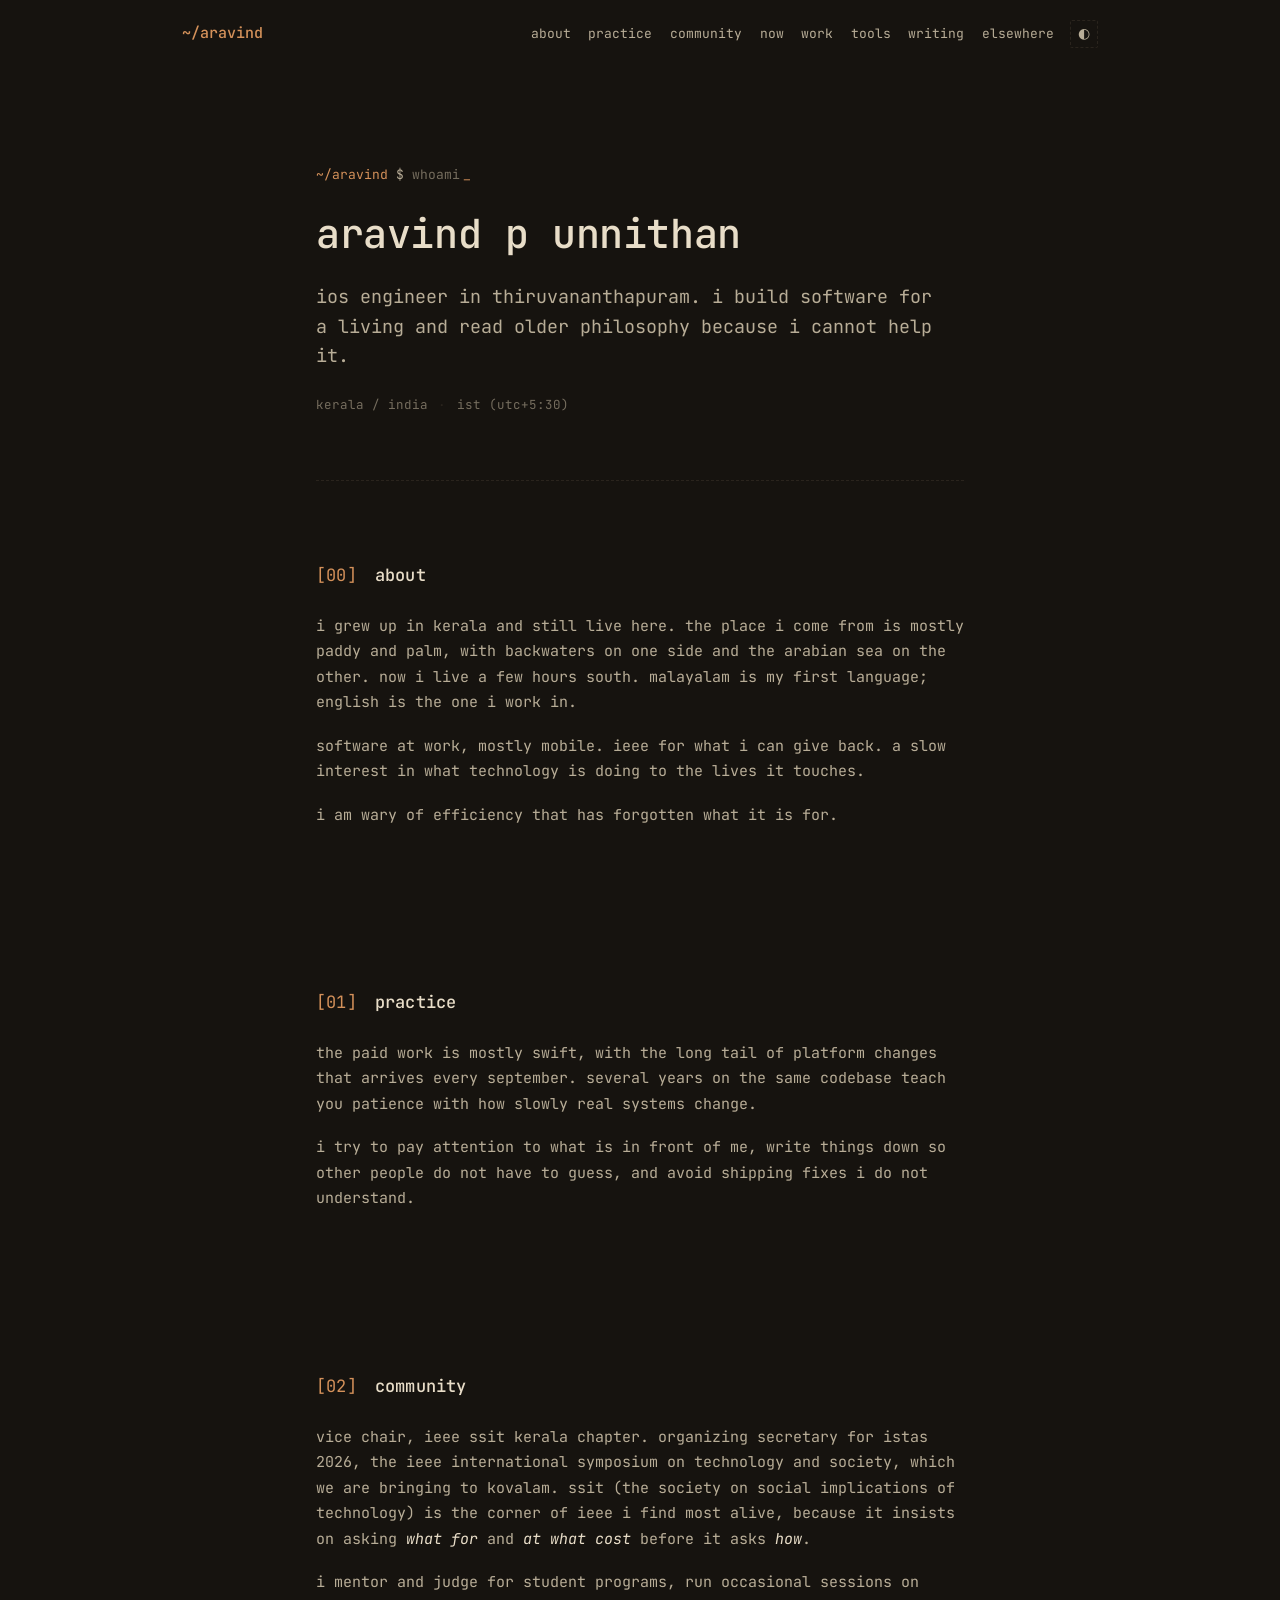
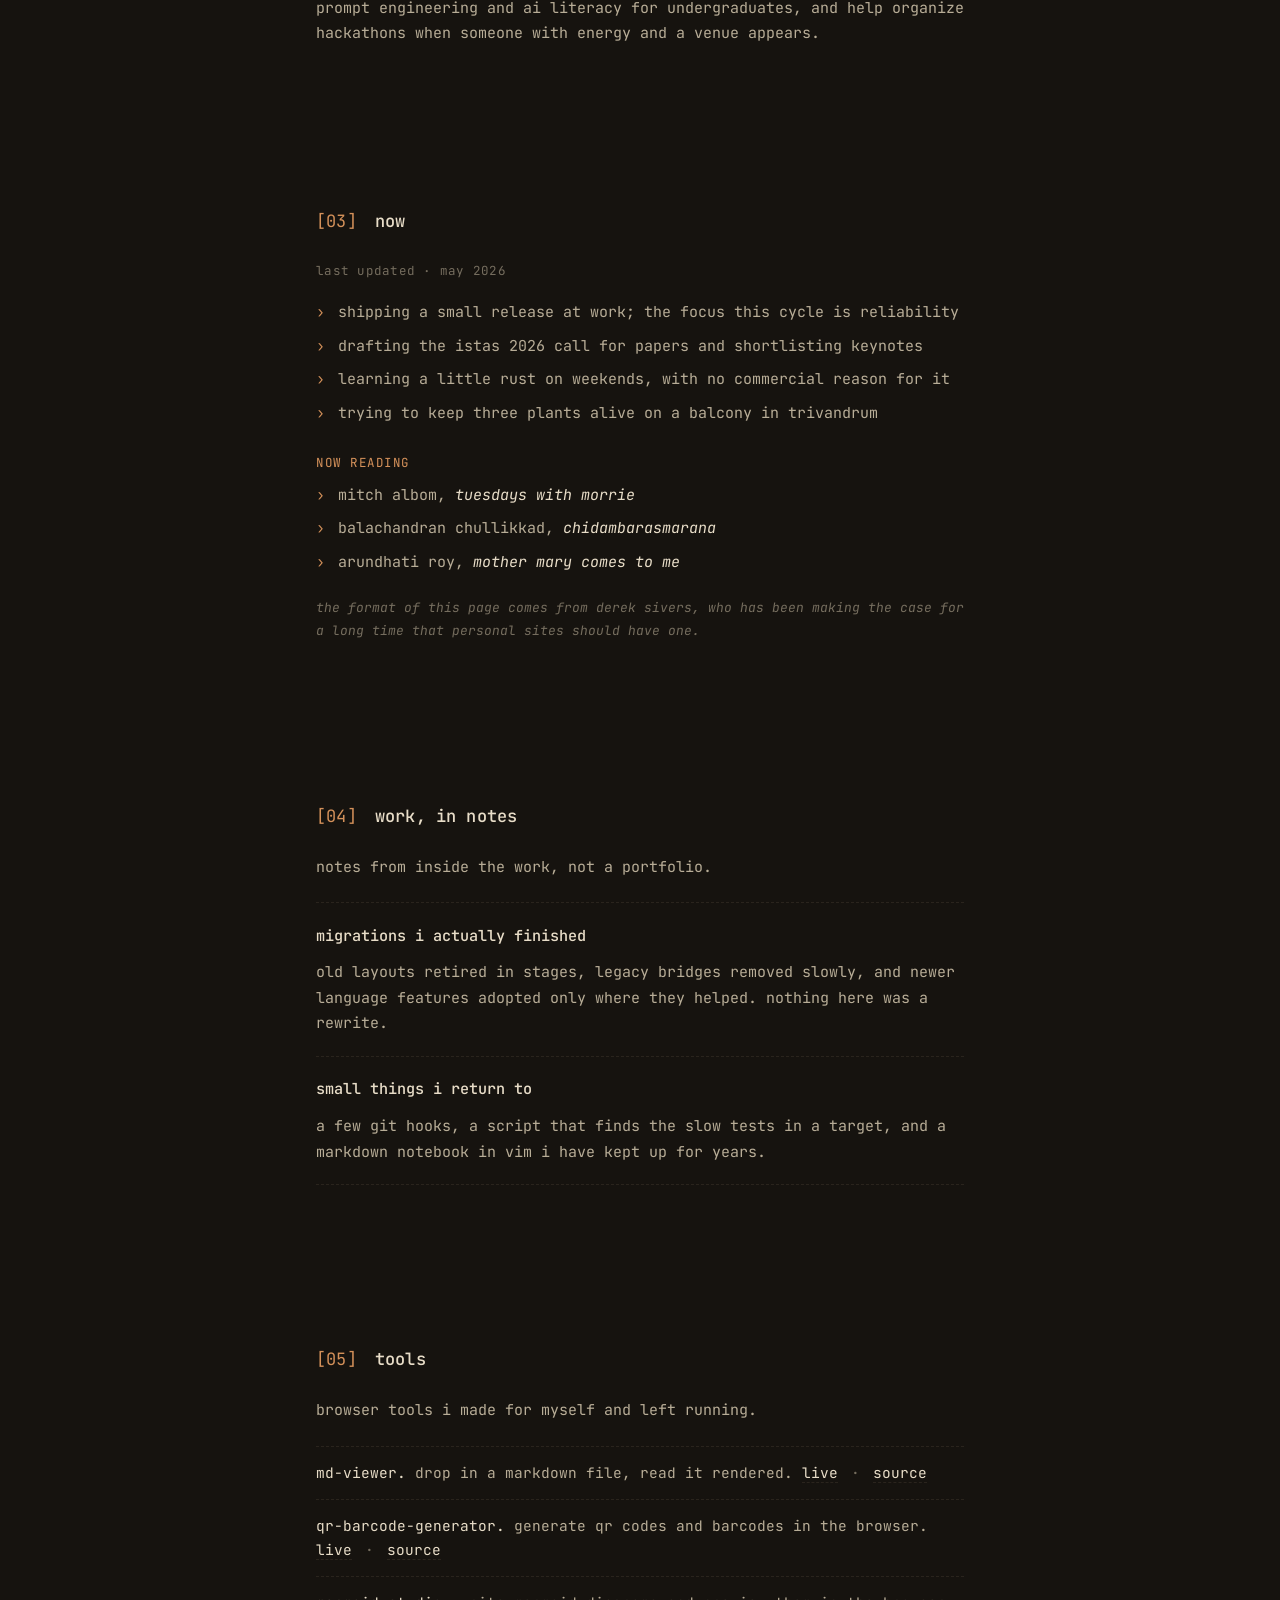
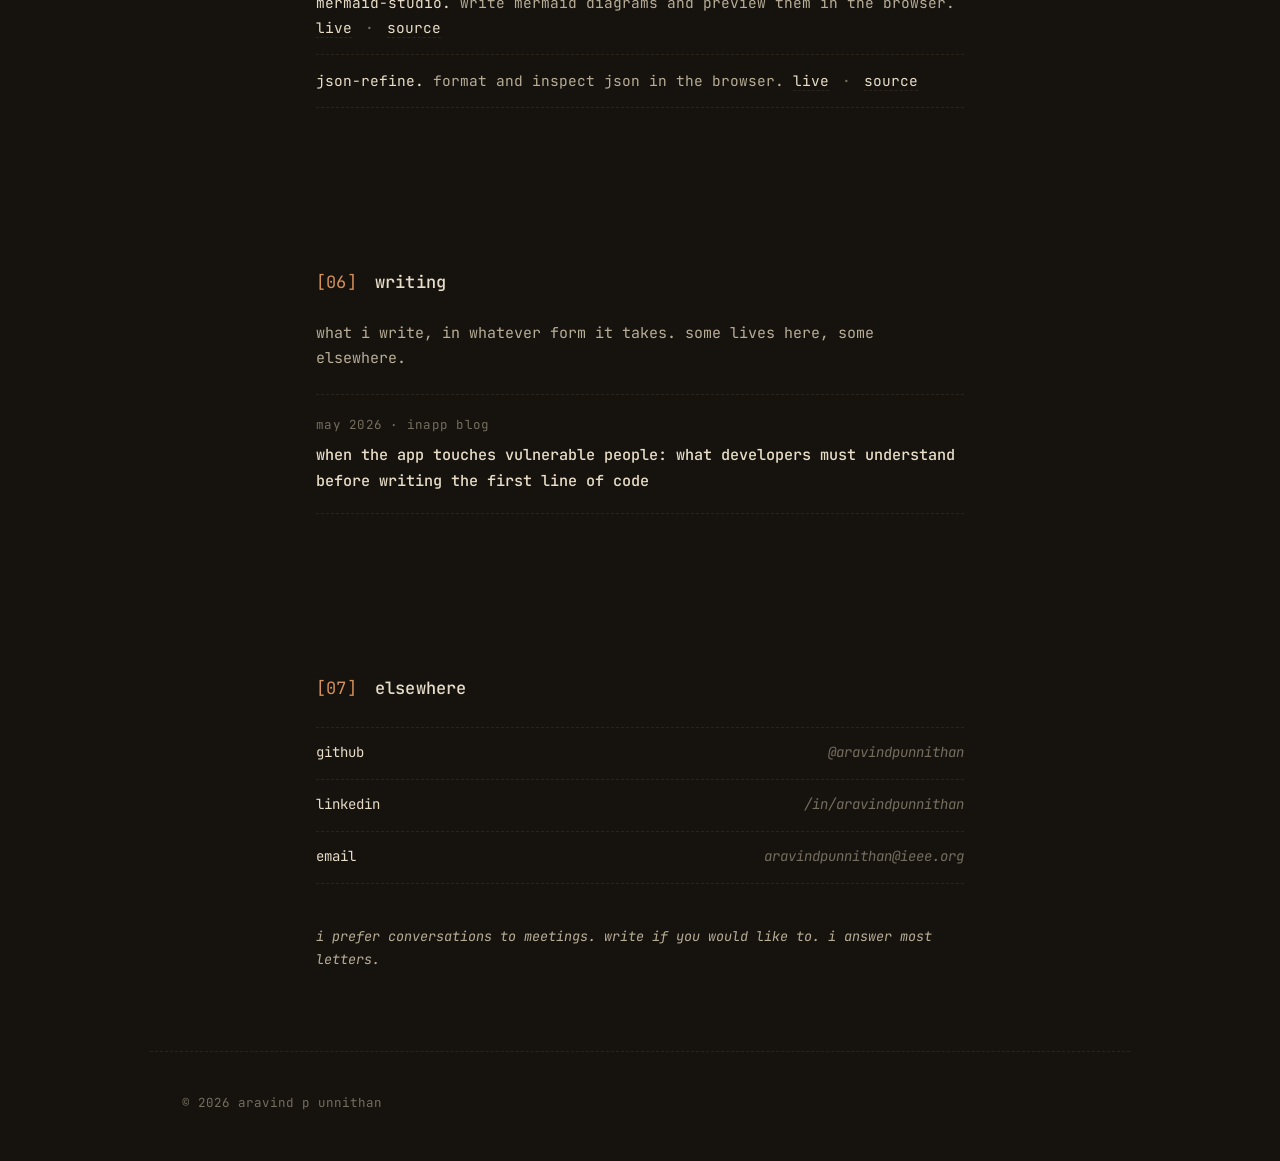
<file: index.html>
<!DOCTYPE html>
<html lang="en">
<head>
  <meta charset="UTF-8">
  <meta name="viewport" content="width=device-width, initial-scale=1.0">
  <title>aravind p unnithan</title>
  <meta name="description" content="iOS engineer in Thiruvananthapuram. Notes on practice, reading, and the slow work of building software that pays attention.">
  <meta name="author" content="Aravind P Unnithan">
  <meta name="theme-color" content="#16130f">

  <link rel="icon" type="image/svg+xml" href="favicon.svg">

  <meta property="og:title" content="aravind p unnithan">
  <meta property="og:description" content="iOS engineer in Thiruvananthapuram. Notes on practice, reading, and the slow work of building software that pays attention.">
  <meta property="og:type" content="website">
  <meta property="og:url" content="https://aravindpunnithan.github.io">

  <link rel="preconnect" href="https://fonts.googleapis.com">
  <link rel="preconnect" href="https://fonts.gstatic.com" crossorigin>
  <link href="https://fonts.googleapis.com/css2?family=JetBrains+Mono:ital,wght@0,300;0,400;0,500;0,600;1,300;1,400&display=swap" rel="stylesheet">

  <link rel="stylesheet" href="styles.css">

  <!-- analytics: goatcounter (privacy-first, no cookies) -->
  <script data-goatcounter="https://aravindpunnithan.goatcounter.com/count"
          async src="//gc.zgo.at/count.js"></script>
</head>
<body>

  <header class="bar">
    <a href="#top" class="brand" aria-label="home">
      <span class="prompt">~/aravind</span>
    </a>
    <nav class="nav" aria-label="primary">
      <a href="#about">about</a>
      <a href="#practice">practice</a>
      <a href="#community">community</a>
      <a href="#now">now</a>
      <a href="#work">work</a>
      <a href="#tools">tools</a>
      <a href="#writing">writing</a>
      <a href="#elsewhere">elsewhere</a>
    </nav>
    <button id="theme" class="theme" type="button" aria-label="toggle theme" title="toggle theme">
      <span aria-hidden="true">◐</span>
    </button>
  </header>

  <main id="top">

    <section class="hero">
      <p class="cmd"><span class="who">~/aravind</span> <span class="sep">$</span> whoami</p>
      <h1>aravind p unnithan</h1>
      <p class="lede">
        ios engineer in thiruvananthapuram. i build software for a living
        and read older philosophy because i cannot help it.
      </p>
      <p class="meta">
        <span>kerala / india</span>
        <span class="dot">·</span>
        <span>ist (utc+5:30)</span>
      </p>
    </section>

    <hr>

    <section id="about">
      <h2><span class="num">[00]</span> about</h2>
      <p>
        i grew up in kerala and still live here. the place i come from is
        mostly paddy and palm, with backwaters on one side and the arabian
        sea on the other. now i live a few hours south. malayalam is my
        first language; english is the one i work in.
      </p>
      <p>
        software at work, mostly mobile. ieee for what i can give back.
        a slow interest in what technology is doing to the lives it touches.
      </p>
      <p>
        i am wary of efficiency that has forgotten what it is for.
      </p>
    </section>

    <section id="practice">
      <h2><span class="num">[01]</span> practice</h2>
      <p>
        the paid work is mostly swift, with the long tail of platform
        changes that arrives every september. several years on the same
        codebase teach you patience with how slowly real systems change.
      </p>
      <p>
        i try to pay attention to what is in front of me, write things
        down so other people do not have to guess, and avoid shipping
        fixes i do not understand.
      </p>
    </section>

    <section id="community">
      <h2><span class="num">[02]</span> community</h2>
      <p>
        vice chair, ieee ssit kerala chapter. organizing secretary for
        istas 2026, the ieee international symposium on technology and
        society, which we are bringing to kovalam. ssit (the society on
        social implications of technology) is the corner of ieee i find
        most alive, because it insists on asking <em>what for</em> and
        <em>at what cost</em> before it asks <em>how</em>.
      </p>
      <p>
        i mentor and judge for student programs, run occasional sessions
        on prompt engineering and ai literacy for undergraduates, and help
        organize hackathons when someone with energy and a venue appears.
      </p>
    </section>

    <section id="now">
      <h2><span class="num">[03]</span> now</h2>
      <p class="stamp">last updated · may 2026</p>
      <ul class="bullets">
        <li>shipping a small release at work; the focus this cycle is reliability</li>
        <li>drafting the istas 2026 call for papers and shortlisting keynotes</li>
        <li>learning a little rust on weekends, with no commercial reason for it</li>
        <li>trying to keep three plants alive on a balcony in trivandrum</li>
      </ul>

      <p class="sub">now reading</p>
      <ul class="bullets">
        <li>mitch albom, <em>tuesdays with morrie</em></li>
        <li>balachandran chullikkad, <em>chidambarasmarana</em></li>
        <li>arundhati roy, <em>mother mary comes to me</em></li>
      </ul>

      <p class="aside">
        the format of this page comes from derek sivers, who has been
        making the case for a long time that personal sites should have
        one.
      </p>
    </section>

    <section id="work">
      <h2><span class="num">[04]</span> work, in notes</h2>
      <p>
        notes from inside the work, not a portfolio.
      </p>

      <article class="note">
        <h3>migrations i actually finished</h3>
        <p>
          old layouts retired in stages, legacy bridges removed slowly,
          and newer language features adopted only where they helped.
          nothing here was a rewrite.
        </p>
      </article>

      <article class="note">
        <h3>small things i return to</h3>
        <p>
          a few git hooks, a script that finds the slow tests in a target,
          and a markdown notebook in vim i have kept up for years.
        </p>
      </article>

    </section>

    <section id="tools">
      <h2><span class="num">[05]</span> tools</h2>
      <p>
        browser tools i made for myself and left running.
      </p>
      <ul class="tools">
        <li>
          <span class="t">md-viewer.</span>
          drop in a markdown file, read it rendered.
          <a href="https://aravindpunnithan.github.io/md-viewer/" target="_blank" rel="noopener noreferrer">live</a>
          <span class="sepdot">·</span>
          <a href="https://github.com/aravindpunnithan/md-viewer" target="_blank" rel="noopener noreferrer">source</a>
        </li>
        <li>
          <span class="t">qr-barcode-generator.</span>
          generate qr codes and barcodes in the browser.
          <a href="https://aravindpunnithan.github.io/qr-barcode-generator/" target="_blank" rel="noopener noreferrer">live</a>
          <span class="sepdot">·</span>
          <a href="https://github.com/aravindpunnithan/qr-barcode-generator" target="_blank" rel="noopener noreferrer">source</a>
        </li>
        <li>
          <span class="t">mermaid-studio.</span>
          write mermaid diagrams and preview them in the browser.
          <a href="https://aravindpunnithan.github.io/mermaid-studio/" target="_blank" rel="noopener noreferrer">live</a>
          <span class="sepdot">·</span>
          <a href="https://github.com/aravindpunnithan/mermaid-studio" target="_blank" rel="noopener noreferrer">source</a>
        </li>
        <li>
          <span class="t">json-refine.</span>
          format and inspect json in the browser.
          <a href="https://aravindpunnithan.github.io/json-refine/" target="_blank" rel="noopener noreferrer">live</a>
          <span class="sepdot">·</span>
          <a href="https://github.com/aravindpunnithan/json-refine" target="_blank" rel="noopener noreferrer">source</a>
        </li>
      </ul>
    </section>

    <section id="writing">
      <h2><span class="num">[06]</span> writing</h2>
      <p>
        what i write, in whatever form it takes. some lives here,
        some elsewhere.
      </p>

      <article class="essay">
        <p class="d">may 2026 · inapp blog</p>
        <h3>
          <a href="https://inapp.com/blog/when-the-app-touches-vulnerable-people-what-developers-must-understand-before-writing-the-first-line-of-code/" target="_blank" rel="noopener noreferrer">when the app touches vulnerable people: what developers must understand before writing the first line of code</a>
        </h3>
      </article>
    </section>

    <section id="elsewhere">
      <h2><span class="num">[07]</span> elsewhere</h2>
      <ul class="links">
        <li>
          <a href="https://github.com/aravindpunnithan" target="_blank" rel="noopener noreferrer">
            <span class="k">github</span>
            <span class="v">@aravindpunnithan</span>
          </a>
        </li>
        <li>
          <a href="https://www.linkedin.com/in/aravindpunnithan" target="_blank" rel="noopener noreferrer">
            <span class="k">linkedin</span>
            <span class="v">/in/aravindpunnithan</span>
          </a>
        </li>
        <li>
          <a href="mailto:aravindpunnithan@ieee.org">
            <span class="k">email</span>
            <span class="v">aravindpunnithan@ieee.org</span>
          </a>
        </li>
      </ul>

      <p class="hire">
        i prefer conversations to meetings. write if you would like to.
        i answer most letters.
      </p>
    </section>

  </main>

  <footer>
    <p>© <span id="year">2026</span> aravind p unnithan</p>
  </footer>

  <script>
    (function () {
      var y = document.getElementById('year');
      if (y) y.textContent = new Date().getFullYear();

      var root = document.documentElement;
      var btn = document.getElementById('theme');
      var key = 'theme';
      var saved = localStorage.getItem(key);
      if (saved === 'light' || saved === 'dark') root.setAttribute('data-theme', saved);

      btn.addEventListener('click', function () {
        var current = root.getAttribute('data-theme') || 'dark';
        var next = current === 'dark' ? 'light' : 'dark';
        root.setAttribute('data-theme', next);
        localStorage.setItem(key, next);
      });
    })();
  </script>
</body>
</html>
</file>
<file: styles.css>
/* aravind punnithan — personal site
   monospace, dark by default, light on request */

:root {
  --bg:        #16130f;
  --bg-soft:   #1e1a15;
  --fg:        #e8ddc8;
  --fg-soft:   #b8ad97;
  --fg-faint:  #756d5e;
  --accent:    #d4915a;
  --rule:      #2a241d;

  --mono: "JetBrains Mono", ui-monospace, "SF Mono", SFMono-Regular,
          Menlo, Consolas, "Liberation Mono", monospace;

  --measure: 72ch;
  --gutter: clamp(1.25rem, 4vw, 2rem);
  --section-y: clamp(3rem, 7vw, 5rem);
}

:root[data-theme="light"] {
  --bg:        #f4ede0;
  --bg-soft:   #ece3d2;
  --fg:        #1f1b16;
  --fg-soft:   #4a4138;
  --fg-faint:  #80766a;
  --accent:    #8b3a1f;
  --rule:      #d9d0bd;
}

*, *::before, *::after { box-sizing: border-box; }

html { scroll-behavior: smooth; scroll-padding-top: 6rem; }

body {
  margin: 0;
  background: var(--bg);
  color: var(--fg);
  font-family: var(--mono);
  font-size: 15px;
  line-height: 1.7;
  -webkit-font-smoothing: antialiased;
  text-rendering: optimizeLegibility;
}

::selection { background: var(--accent); color: var(--bg); }

a {
  color: var(--fg);
  text-decoration: none;
  border-bottom: 1px dashed var(--rule);
  transition: color .15s ease, border-color .15s ease;
}
a:hover, a:focus-visible { color: var(--accent); border-bottom-color: var(--accent); outline: none; }

hr {
  border: 0;
  border-top: 1px dashed var(--rule);
  margin: 0 auto;
  max-width: var(--measure);
}

/* ── bar ───────────────────────────────────────── */
.bar {
  display: flex;
  align-items: center;
  gap: 1rem;
  max-width: 980px;
  margin: 0 auto;
  padding: 1.25rem var(--gutter);
  flex-wrap: wrap;
}

.brand {
  border: none;
  font-weight: 500;
  color: var(--fg);
}
.brand .prompt { color: var(--accent); }
.brand:hover .prompt { color: var(--fg); }

.nav {
  display: flex;
  gap: 1.1rem;
  margin-left: auto;
  flex-wrap: wrap;
  font-size: 13px;
}
.nav a {
  border-bottom: none;
  color: var(--fg-soft);
}
.nav a:hover { color: var(--accent); }

.theme {
  background: transparent;
  border: 1px dashed var(--rule);
  color: var(--fg-soft);
  font: inherit;
  font-size: 14px;
  width: 28px;
  height: 28px;
  border-radius: 2px;
  cursor: pointer;
  transition: color .15s ease, border-color .15s ease;
}
.theme:hover { color: var(--accent); border-color: var(--accent); }

/* ── main ──────────────────────────────────────── */
main {
  max-width: 980px;
  margin: 0 auto;
  padding: 0 var(--gutter);
}

section {
  max-width: var(--measure);
  margin: 0 auto;
  padding: var(--section-y) 0;
}

/* ── hero ──────────────────────────────────────── */
.hero { padding: clamp(3rem, 9vw, 6rem) 0 clamp(2.5rem, 6vw, 4rem); }

.cmd {
  margin: 0 0 1.5rem;
  font-size: 13px;
  color: var(--fg-faint);
}
.cmd .who { color: var(--accent); }
.cmd .sep { color: var(--fg-soft); }
.cmd::after {
  content: "_";
  margin-left: 0.4ch;
  color: var(--accent);
  animation: blink 1.2s steps(1) infinite;
}

@keyframes blink {
  0%, 50% { opacity: 1; }
  50.01%, 100% { opacity: 0; }
}

h1 {
  font-family: var(--mono);
  font-weight: 500;
  font-size: clamp(1.75rem, 4vw, 2.5rem);
  letter-spacing: -0.01em;
  margin: 0 0 1.5rem;
  line-height: 1.2;
}

.lede {
  font-size: clamp(1rem, 1vw + 0.85rem, 1.15rem);
  color: var(--fg-soft);
  margin: 0 0 1.5rem;
  max-width: 56ch;
  line-height: 1.6;
}

.meta {
  margin: 0;
  font-size: 12.5px;
  color: var(--fg-faint);
  display: flex;
  flex-wrap: wrap;
  gap: 0.5rem 0.65rem;
}
.meta .dot { color: var(--rule); }

/* ── headings ──────────────────────────────────── */
h2 {
  font-family: var(--mono);
  font-weight: 500;
  font-size: 1.0625rem;
  color: var(--fg);
  margin: 0 0 1.5rem;
  letter-spacing: 0.01em;
}
h2 .num {
  color: var(--accent);
  margin-right: 0.5rem;
  font-weight: 400;
}

h3 {
  font-family: var(--mono);
  font-weight: 500;
  font-size: 0.95rem;
  color: var(--fg);
  margin: 0 0 0.75rem;
}

/* ── prose ─────────────────────────────────────── */
section p {
  margin: 0 0 1.2em;
  color: var(--fg-soft);
}
section p:last-child { margin-bottom: 0; }

em {
  font-style: italic;
  color: var(--fg);
}

strong {
  font-weight: 600;
  color: var(--fg);
}

/* ── now / lists ───────────────────────────────── */
.stamp {
  font-size: 12.5px;
  color: var(--fg-faint);
  margin: 0 0 1.2rem;
  letter-spacing: 0.02em;
}

.sub {
  font-size: 12.5px;
  color: var(--accent);
  margin: 1.6rem 0 0.6rem;
  letter-spacing: 0.04em;
  text-transform: uppercase;
}

.bullets {
  list-style: none;
  padding: 0;
  margin: 0 0 1.2rem;
}
.bullets li {
  position: relative;
  padding-left: 1.4rem;
  margin-bottom: 0.5rem;
  color: var(--fg-soft);
}
.bullets li::before {
  content: "›";
  position: absolute;
  left: 0;
  color: var(--accent);
}

.aside {
  font-size: 13px;
  color: var(--fg-faint);
  font-style: italic;
  margin-top: 1.4rem;
}

/* ── tools list ────────────────────────────────── */
.tools {
  list-style: none;
  padding: 0;
  margin: 1.4rem 0 0;
  border-top: 1px dashed var(--rule);
}
.tools li {
  padding: 0.85rem 0;
  border-bottom: 1px dashed var(--rule);
  color: var(--fg-soft);
  font-size: 14.5px;
}
.tools .t { color: var(--fg); }
.tools .sepdot { color: var(--fg-faint); margin: 0 0.25rem; }

/* ── notes ─────────────────────────────────────── */
.note {
  padding: 1.2rem 0;
  border-bottom: 1px dashed var(--rule);
}
.note:first-of-type { border-top: 1px dashed var(--rule); margin-top: 1.4rem; }
.note p { margin-bottom: 0; }

/* ── essays / writing list ─────────────────────── */
.essay {
  padding: 1.2rem 0;
  border-bottom: 1px dashed var(--rule);
}
.essay:first-of-type {
  border-top: 1px dashed var(--rule);
  margin-top: 1.4rem;
}
.essay .d {
  font-size: 12.5px;
  color: var(--fg-faint);
  margin: 0 0 0.4rem;
  letter-spacing: 0.02em;
}
.essay h3 { margin: 0 0 0.5rem; }
.essay h3 a {
  color: var(--fg);
  border-bottom: none;
}
.essay h3 a:hover { color: var(--accent); }
.essay h3:last-child { margin-bottom: 0; }
.essay .desc {
  margin: 0;
  color: var(--fg-soft);
  font-size: 14.5px;
}

/* ── elsewhere ─────────────────────────────────── */
.links {
  list-style: none;
  padding: 0;
  margin: 0 0 1.6rem;
  border-top: 1px dashed var(--rule);
}
.links li { border-bottom: 1px dashed var(--rule); }
.links a {
  display: flex;
  justify-content: space-between;
  gap: 1rem;
  padding: 0.85rem 0;
  border: none;
  font-size: 14px;
}
.links .k { color: var(--fg); }
.links .v { color: var(--fg-faint); font-style: italic; }
.links a:hover .k, .links a:hover .v { color: var(--accent); }

.hire {
  font-size: 13.5px;
  color: var(--fg-soft);
  padding: 1rem 0 0;
  font-style: italic;
}

/* ── footer ────────────────────────────────────── */
footer {
  max-width: 980px;
  margin: 0 auto;
  padding: 2.5rem var(--gutter) 3rem;
  border-top: 1px dashed var(--rule);
  font-size: 12.5px;
  color: var(--fg-faint);
}
footer p { margin: 0; max-width: var(--measure); }

/* ── small screens ─────────────────────────────── */
@media (max-width: 620px) {
  .bar { gap: 0.75rem; padding: 1rem var(--gutter); }
  .nav { margin-left: 0; width: 100%; order: 3; }
  .theme { order: 2; margin-left: auto; }
}

/* ── motion ────────────────────────────────────── */
@media (prefers-reduced-motion: reduce) {
  html { scroll-behavior: auto; }
  .cmd::after { animation: none; }
  *, *::before, *::after {
    transition-duration: 0.001ms !important;
    animation-duration: 0.001ms !important;
  }
}
</file>
